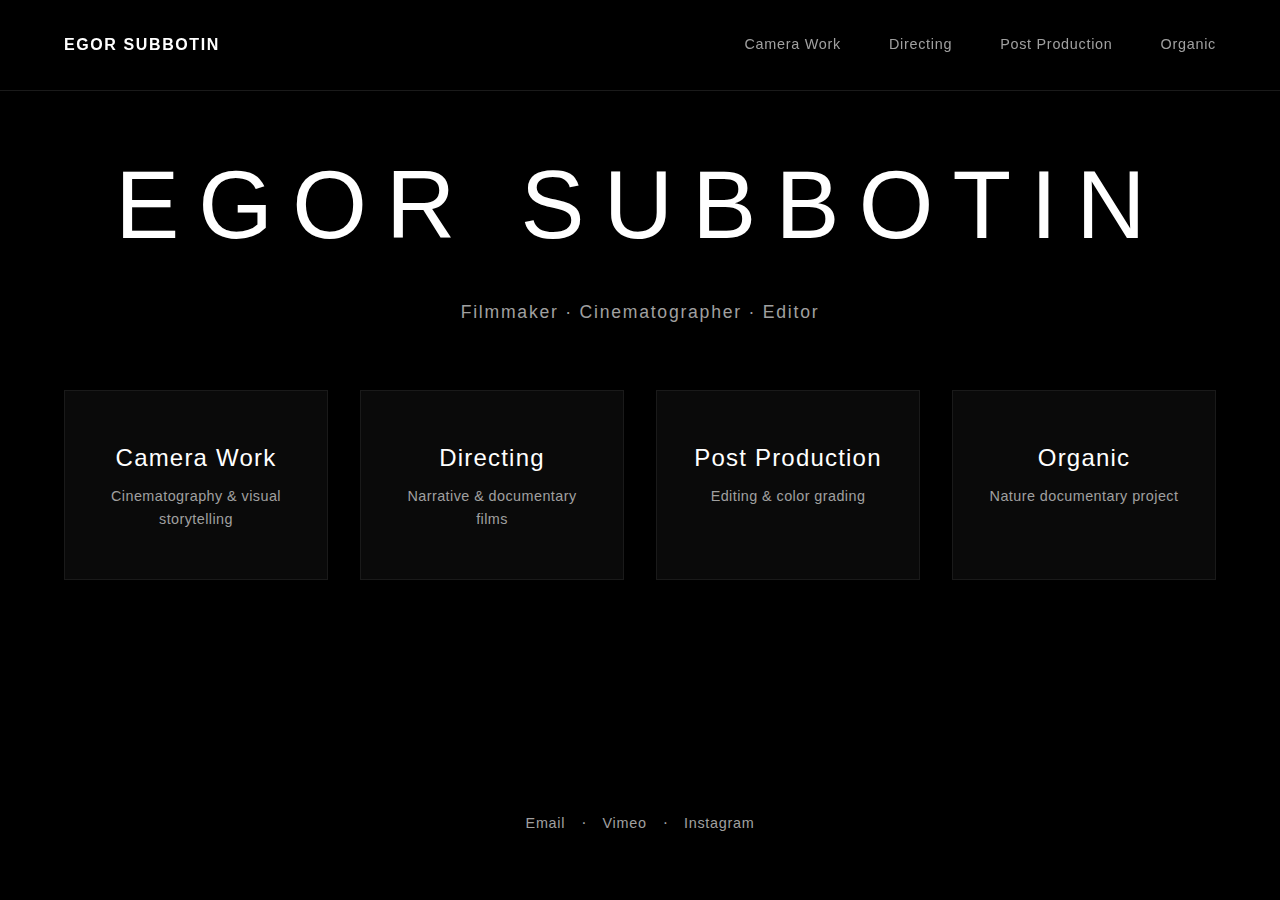
<file: index.html>
<!DOCTYPE html>
<html lang="en">
<head>
    <meta charset="UTF-8">
    <meta name="viewport" content="width=device-width, initial-scale=1.0">
    <title>Egor Subbotin - Filmmaker</title>
    <link rel="stylesheet" href="styles.css">
</head>
<body>
    <nav class="nav">
        <a href="index.html" class="nav-logo">EGOR SUBBOTIN</a>
        <div class="nav-links">
            <a href="camerawork.html">Camera Work</a>
            <a href="directing.html">Directing</a>
            <a href="postproduction.html">Post Production</a>
            <a href="organic.html">Organic</a>
        </div>
    </nav>

    <main class="home-hero">
        <div class="hero-content">
            <h1 class="hero-title">EGOR SUBBOTIN</h1>
            <p class="hero-subtitle">Filmmaker · Cinematographer · Editor</p>

            <div class="hero-grid">
                <a href="camerawork.html" class="hero-card">
                    <h2>Camera Work</h2>
                    <p>Cinematography & visual storytelling</p>
                </a>
                <a href="directing.html" class="hero-card">
                    <h2>Directing</h2>
                    <p>Narrative & documentary films</p>
                </a>
                <a href="postproduction.html" class="hero-card">
                    <h2>Post Production</h2>
                    <p>Editing & color grading</p>
                </a>
                <a href="organic.html" class="hero-card">
                    <h2>Organic</h2>
                    <p>Nature documentary project</p>
                </a>
            </div>
        </div>

        <footer class="home-footer">
            <div class="contact">
                <a href="mailto:egor@example.com">Email</a>
                <span class="separator">·</span>
                <a href="https://vimeo.com/egorsubbotin" target="_blank">Vimeo</a>
                <span class="separator">·</span>
                <a href="https://www.instagram.com/egorsubbotin" target="_blank">Instagram</a>
            </div>
        </footer>
    </main>
</body>
</html>
</file>
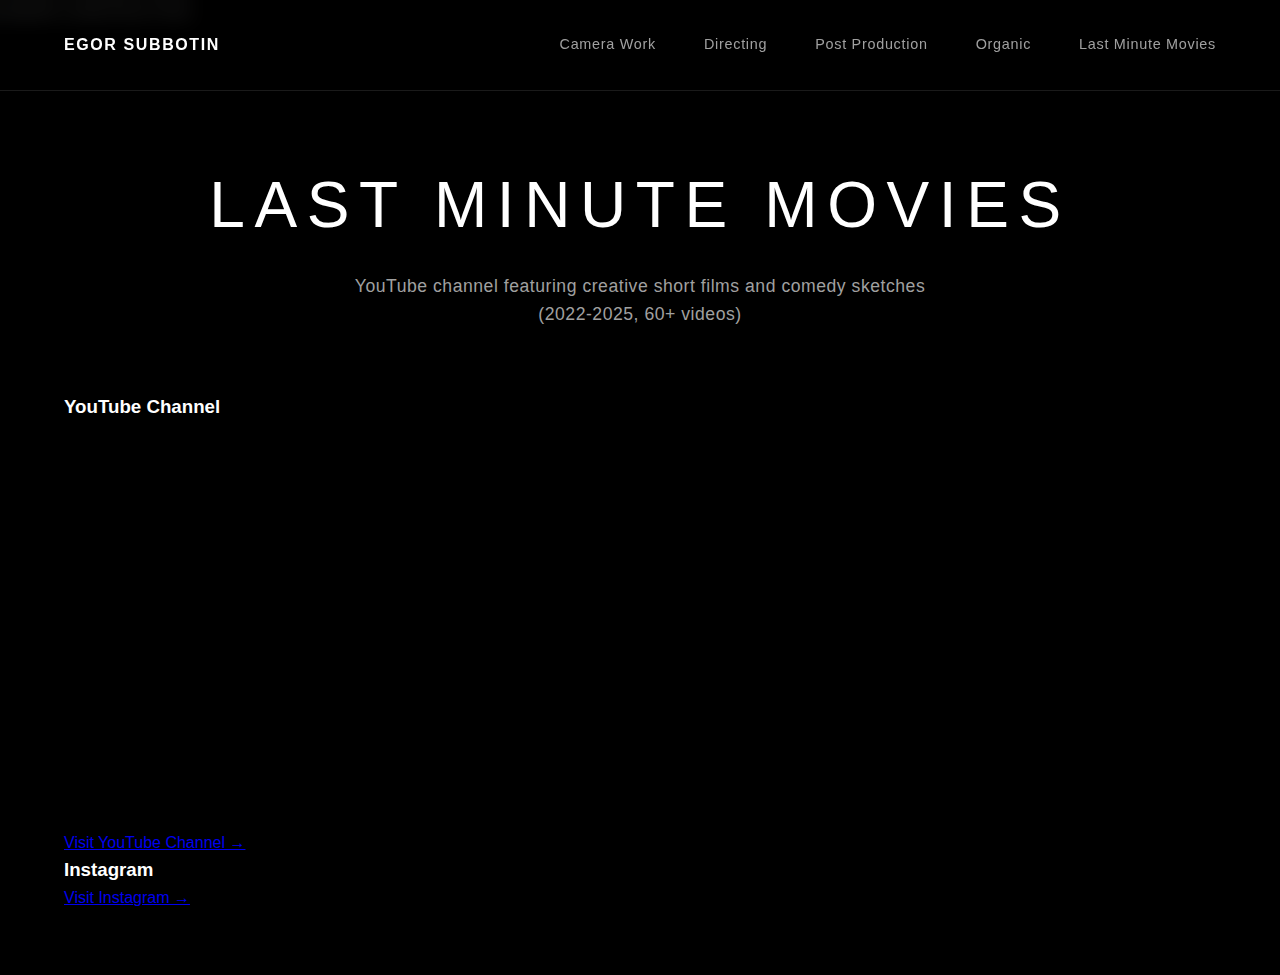
<file: lastminutemovies.html>
<!DOCTYPE html>
<html lang="en">
<head>
    <meta charset="UTF-8">
    <meta name="viewport" content="width=device-width, initial-scale=1.0">
    <title>Last Minute Movies - Egor Subbotin</title>
    <link rel="stylesheet" href="styles.css?v=7">
</head>
<body>
    <div class="construction-banner">UNDER CONSTRUCTION</div>

    <nav class="nav">
        <a href="index.html" class="nav-logo">EGOR SUBBOTIN</a>
        <div class="nav-links">
            <a href="camerawork.html">Camera Work</a>
            <a href="directing.html">Directing</a>
            <a href="postproduction.html">Post Production</a>
            <a href="organic.html">Organic</a>
            <a href="lastminutemovies.html">Last Minute Movies</a>
        </div>
    </nav>

    <main class="portfolio-page">
        <header class="portfolio-header">
            <h1 class="portfolio-title">LAST MINUTE MOVIES</h1>
            <p class="portfolio-description">YouTube channel featuring creative short films and comedy sketches (2022-2025, 60+ videos)</p>
        </header>

        <div class="social-embeds">
            <div class="embed-container">
                <h3>YouTube Channel</h3>
                <div class="youtube-embed">
                    <iframe
                        width="100%"
                        height="400"
                        src="https://www.youtube.com/embed?listType=user_uploads&list=@lastminutemovies"
                        frameborder="0"
                        allow="accelerometer; autoplay; clipboard-write; encrypted-media; gyroscope; picture-in-picture"
                        allowfullscreen>
                    </iframe>
                </div>
                <a href="https://www.youtube.com/@lastminutemovies" target="_blank" class="social-link">Visit YouTube Channel →</a>
            </div>

            <div class="embed-container">
                <h3>Instagram</h3>
                <div class="instagram-embed">
                    <blockquote
                        class="instagram-media"
                        data-instgrm-permalink="https://www.instagram.com/last_minute_movies/"
                        data-instgrm-version="14">
                    </blockquote>
                    <script async src="//www.instagram.com/embed.js"></script>
                </div>
                <a href="https://www.instagram.com/last_minute_movies/" target="_blank" class="social-link">Visit Instagram →</a>
            </div>
        </div>
    </main>
</body>
</html>
</file>
<file: styles.css>
/* Reset & Base Styles */
* {
    margin: 0;
    padding: 0;
    box-sizing: border-box;
}

:root {
    --bg-black: #000000;
    --bg-dark: #0a0a0a;
    --text-primary: #ffffff;
    --text-secondary: #a0a0a0;
    --border-color: #1a1a1a;
    --accent: #ffffff;
    --transition: all 0.3s cubic-bezier(0.4, 0, 0.2, 1);
}

body {
    background-color: var(--bg-black);
    color: var(--text-primary);
    font-family: -apple-system, BlinkMacSystemFont, 'Segoe UI', 'Helvetica Neue', Arial, sans-serif;
    line-height: 1.6;
    -webkit-font-smoothing: antialiased;
    -moz-osx-font-smoothing: grayscale;
}

/* Navigation */
.nav {
    position: fixed;
    top: 0;
    left: 0;
    right: 0;
    display: flex;
    justify-content: space-between;
    align-items: center;
    padding: 2rem 4rem;
    background-color: rgba(0, 0, 0, 0.8);
    backdrop-filter: blur(10px);
    z-index: 1000;
    border-bottom: 1px solid var(--border-color);
}

.nav-logo {
    font-size: 1rem;
    font-weight: 600;
    letter-spacing: 0.1em;
    color: var(--text-primary);
    text-decoration: none;
    transition: var(--transition);
}

.nav-logo:hover {
    opacity: 0.6;
}

.nav-links {
    display: flex;
    gap: 3rem;
}

.nav-links a {
    color: var(--text-secondary);
    text-decoration: none;
    font-size: 0.9rem;
    letter-spacing: 0.05em;
    transition: var(--transition);
    position: relative;
}

.nav-links a:hover {
    color: var(--text-primary);
}

.nav-links a::after {
    content: '';
    position: absolute;
    bottom: -4px;
    left: 0;
    width: 0;
    height: 1px;
    background-color: var(--text-primary);
    transition: var(--transition);
}

.nav-links a:hover::after {
    width: 100%;
}

/* Home Hero */
.home-hero {
    min-height: 100vh;
    display: flex;
    flex-direction: column;
    justify-content: center;
    align-items: center;
    padding: 8rem 4rem 4rem;
}

.hero-content {
    max-width: 1200px;
    width: 100%;
    text-align: center;
}

.hero-title {
    font-size: clamp(3rem, 8vw, 6rem);
    font-weight: 300;
    letter-spacing: 0.2em;
    margin-bottom: 1rem;
}

.hero-subtitle {
    font-size: 1.1rem;
    color: var(--text-secondary);
    letter-spacing: 0.1em;
    margin-bottom: 4rem;
}

.hero-grid {
    display: grid;
    grid-template-columns: repeat(auto-fit, minmax(250px, 1fr));
    gap: 2rem;
    margin-top: 4rem;
}

.hero-card {
    background-color: var(--bg-dark);
    border: 1px solid var(--border-color);
    padding: 3rem 2rem;
    text-decoration: none;
    color: var(--text-primary);
    transition: var(--transition);
    cursor: pointer;
}

.hero-card:hover {
    border-color: var(--text-primary);
    transform: translateY(-4px);
}

.hero-card h2 {
    font-size: 1.5rem;
    font-weight: 400;
    letter-spacing: 0.05em;
    margin-bottom: 0.5rem;
}

.hero-card p {
    color: var(--text-secondary);
    font-size: 0.9rem;
    letter-spacing: 0.03em;
}

.home-footer {
    margin-top: auto;
    padding-top: 4rem;
}

.contact {
    display: flex;
    gap: 1rem;
    align-items: center;
    justify-content: center;
}

.contact a {
    color: var(--text-secondary);
    text-decoration: none;
    font-size: 0.9rem;
    letter-spacing: 0.05em;
    transition: var(--transition);
}

.contact a:hover {
    color: var(--text-primary);
}

.separator {
    color: var(--text-secondary);
}

/* Portfolio Pages */
.portfolio-page {
    min-height: 100vh;
    padding: 8rem 4rem 4rem;
}

.portfolio-header {
    max-width: 1400px;
    margin: 0 auto 4rem;
    text-align: center;
}

.portfolio-title {
    font-size: clamp(2.5rem, 6vw, 4rem);
    font-weight: 300;
    letter-spacing: 0.15em;
    margin-bottom: 1rem;
}

.portfolio-description {
    color: var(--text-secondary);
    font-size: 1.1rem;
    max-width: 600px;
    margin: 0 auto;
    letter-spacing: 0.03em;
}

.projects-grid {
    max-width: 1400px;
    margin: 0 auto;
    display: grid;
    grid-template-columns: repeat(auto-fill, minmax(350px, 1fr));
    gap: 3rem;
}

.project-card {
    display: flex;
    flex-direction: column;
    gap: 1rem;
}

.project-media {
    display: grid;
    grid-template-columns: repeat(auto-fit, minmax(150px, 1fr));
    gap: 0.5rem;
    background-color: var(--bg-dark);
}

.project-media img,
.project-media video {
    width: 100%;
    aspect-ratio: 16 / 9;
    object-fit: cover;
    border: 1px solid var(--border-color);
    cursor: pointer;
    transition: var(--transition);
}

.project-media img:hover,
.project-media video:hover {
    border-color: var(--text-primary);
    transform: scale(1.02);
}

.project-info {
    padding: 0.5rem 0;
}

.project-title {
    font-size: 1.3rem;
    font-weight: 400;
    letter-spacing: 0.05em;
    margin-bottom: 0.5rem;
}

.project-description {
    color: var(--text-secondary);
    font-size: 0.95rem;
    line-height: 1.6;
    letter-spacing: 0.02em;
}

/* Lightbox */
.lightbox {
    position: fixed !important;
    top: 0 !important;
    left: 0 !important;
    width: 100% !important;
    height: 100vh !important;
    background-color: rgba(0, 0, 0, 0.95);
    z-index: 999999 !important;
    display: none;
    align-items: center;
    justify-content: center;
    overflow: auto;
}

.lightbox.active {
    display: flex;
}

.lightbox-content {
    max-width: 90vw;
    max-height: 90vh;
    display: flex;
    flex-direction: column;
    align-items: center;
    position: relative;
    z-index: 10000;
}

.lightbox-image {
    max-width: 100%;
    max-height: 85vh;
    object-fit: contain;
    border: 1px solid var(--border-color);
}

.lightbox-caption {
    color: var(--text-secondary);
    margin-top: 1rem;
    font-size: 0.9rem;
    letter-spacing: 0.05em;
}

.lightbox-close,
.lightbox-prev,
.lightbox-next {
    position: absolute;
    background: none;
    border: none;
    color: var(--text-primary);
    font-size: 3rem;
    cursor: pointer;
    padding: 1rem;
    transition: var(--transition);
    z-index: 10001;
}

.lightbox-close:hover,
.lightbox-prev:hover,
.lightbox-next:hover {
    color: var(--text-secondary);
    transform: scale(1.1);
}

.lightbox-close {
    top: 1rem;
    right: 1rem;
}

.lightbox-prev {
    left: 2rem;
    top: 50%;
    transform: translateY(-50%);
}

.lightbox-prev:hover {
    transform: translateY(-50%) scale(1.1);
}

.lightbox-next {
    right: 2rem;
    top: 50%;
    transform: translateY(-50%);
}

.lightbox-next:hover {
    transform: translateY(-50%) scale(1.1);
}

/* Responsive Design */
@media (max-width: 768px) {
    .nav {
        padding: 1.5rem 2rem;
        flex-direction: column;
        gap: 1.5rem;
    }

    .nav-links {
        gap: 1.5rem;
        font-size: 0.85rem;
    }

    .home-hero,
    .portfolio-page {
        padding: 6rem 2rem 2rem;
    }

    .hero-grid {
        grid-template-columns: 1fr;
        gap: 1.5rem;
    }

    .projects-grid {
        grid-template-columns: 1fr;
        gap: 2rem;
    }

    .hero-card {
        padding: 2rem 1.5rem;
    }

    .project-media {
        grid-template-columns: repeat(auto-fit, minmax(120px, 1fr));
        gap: 0.4rem;
    }

    .portfolio-title {
        font-size: 2rem;
    }

    .portfolio-description {
        font-size: 1rem;
    }

    .lightbox-prev,
    .lightbox-next {
        font-size: 2rem;
        left: 0.5rem;
    }

    .lightbox-next {
        right: 0.5rem;
        left: auto;
    }

    .lightbox-close {
        font-size: 2.5rem;
    }
}

@media (max-width: 480px) {
    .nav {
        padding: 1rem;
    }

    .nav-logo {
        font-size: 0.9rem;
    }

    .nav-links {
        flex-wrap: wrap;
        justify-content: center;
        gap: 1rem;
        font-size: 0.75rem;
    }

    .contact {
        flex-direction: column;
        gap: 0.5rem;
    }

    .separator {
        display: none;
    }

    .home-hero,
    .portfolio-page {
        padding: 5rem 1rem 1rem;
    }

    .portfolio-title {
        font-size: 1.5rem;
    }

    .portfolio-description {
        font-size: 0.9rem;
    }

    .project-media {
        grid-template-columns: 1fr;
    }

    .project-title {
        font-size: 1.1rem;
    }

    .project-description {
        font-size: 0.85rem;
    }

    .lightbox-image {
        max-height: 70vh;
    }

    .lightbox-prev,
    .lightbox-next {
        font-size: 1.5rem;
        padding: 0.5rem;
    }
}
</file>
